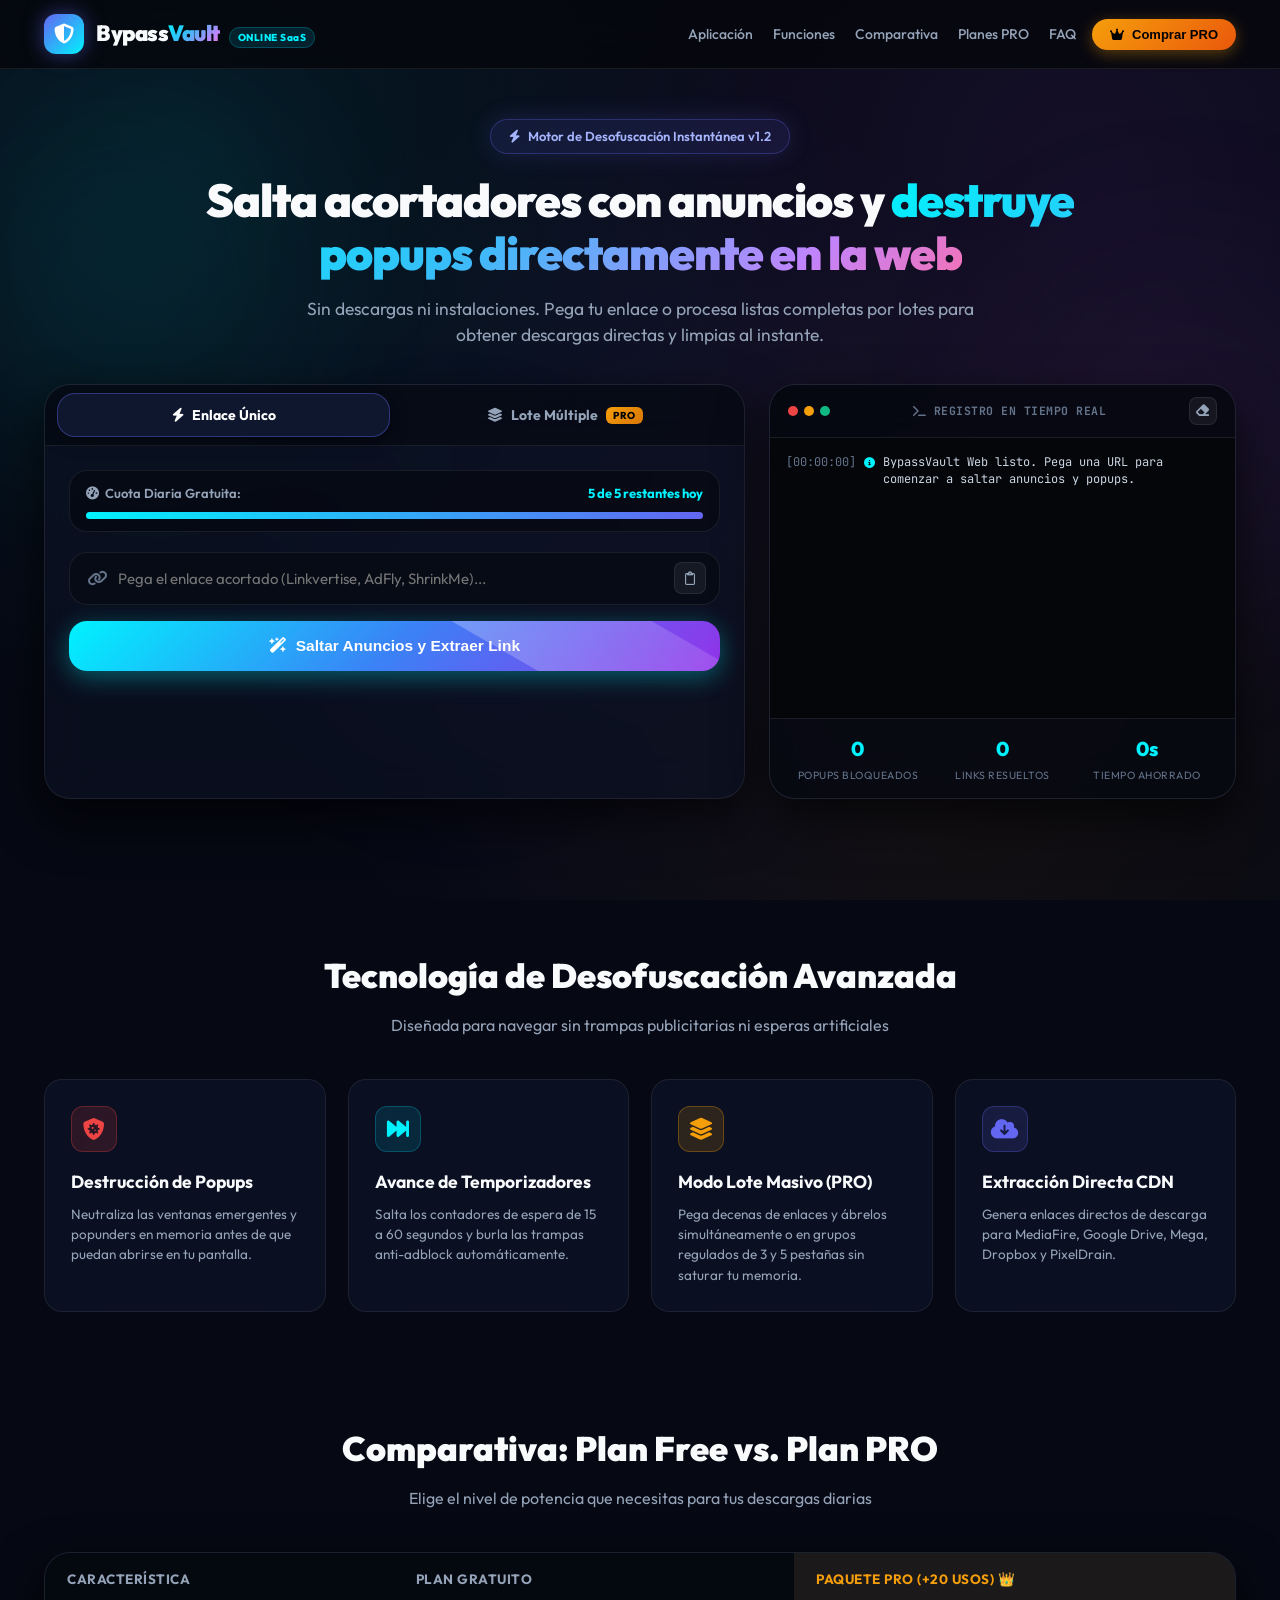
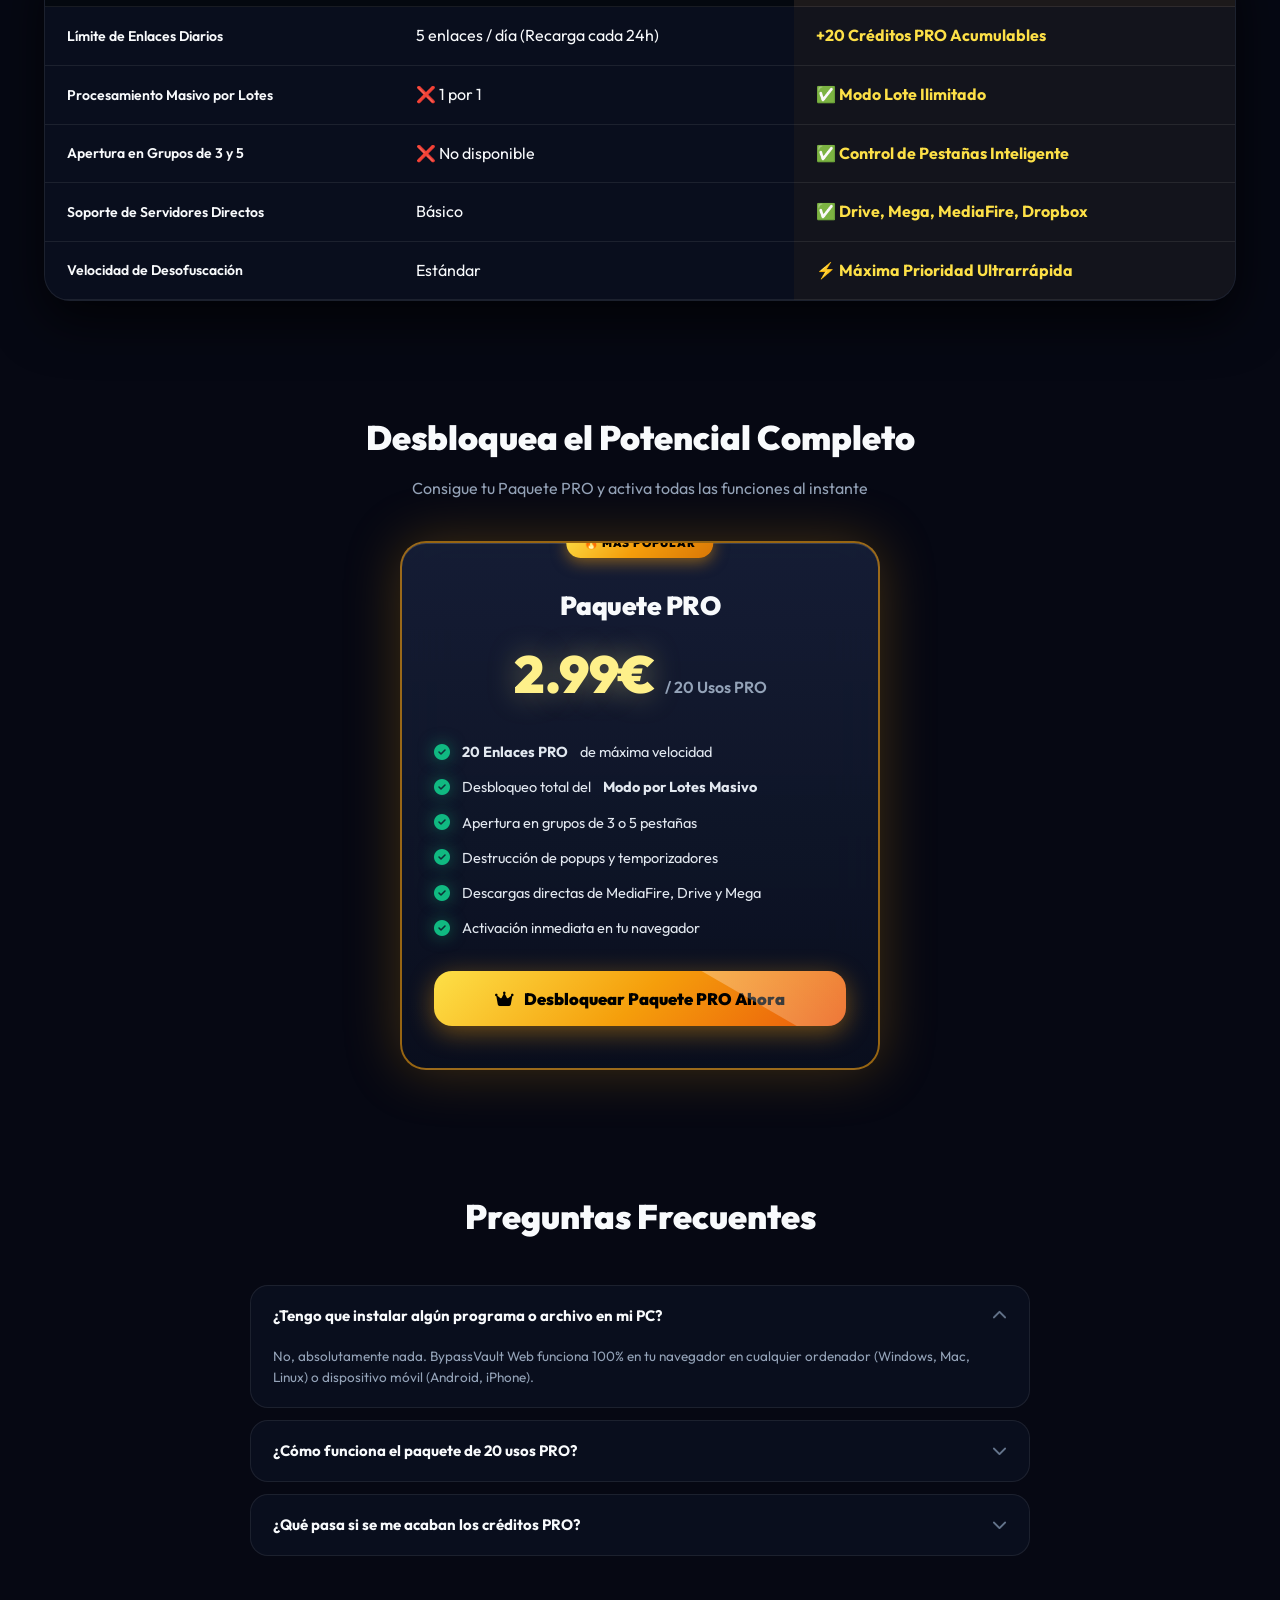
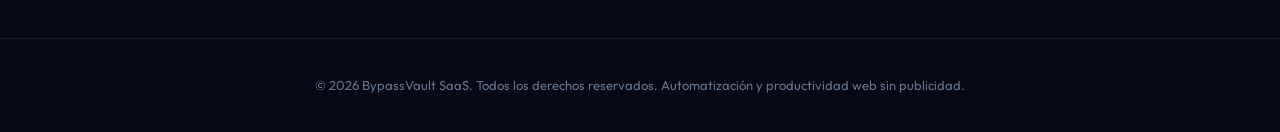
<file: index.html>
<!DOCTYPE html>
<html lang="es">
<head>
    <meta charset="UTF-8">
    <meta name="viewport" content="width=device-width, initial-scale=1.0">
    <title>BypassVault — Plataforma Web SaaS de Desofuscación y Salto de Acortadores</title>
    <meta name="description" content="Salta acortadores de enlaces con publicidad invasiva (Linkvertise, AdFly, ShrinkMe), destruye popups y descarga directo de MediaFire, Google Drive y Mega en 1 clic.">
    
    <!-- Google Fonts -->
    <link rel="preconnect" href="https://fonts.googleapis.com">
    <link rel="preconnect" href="https://fonts.gstatic.com" crossorigin>
    <link href="https://fonts.googleapis.com/css2?family=JetBrains+Mono:wght@400;500;700&family=Outfit:wght@400;500;600;700;800;900&display=swap" rel="stylesheet">
    
    <!-- FontAwesome 6 Icons -->
    <link rel="stylesheet" href="https://cdnjs.cloudflare.com/ajax/libs/font-awesome/6.5.1/css/all.min.css">
    
    <!-- Google Verification Meta -->
    <meta name="google-site-verification" content="googlea756ccce665a0d67.html">

    <!-- Stylesheet -->
    <link rel="stylesheet" href="style.css">
</head>
<body>
    <!-- Ambient Cyberpunk Floating Glow Orbs -->
    <div class="ambient-glow orb-1"></div>
    <div class="ambient-glow orb-2"></div>
    <div class="ambient-glow orb-3"></div>

    <!-- Navigation Header -->
    <nav class="navbar">
        <div class="container nav-content">
            <a href="#" class="logo-brand">
                <div class="logo-icon">
                    <i class="fa-solid fa-shield-halved"></i>
                </div>
                <div class="logo-text">
                    <span class="logo-title">Bypass<span class="gradient-text">Vault</span></span>
                    <span class="logo-tag">ONLINE SaaS</span>
                </div>
            </a>
            
            <div class="nav-right">
                <div class="nav-links">
                    <a href="#app" class="nav-link">Aplicación</a>
                    <a href="#features" class="nav-link">Funciones</a>
                    <a href="#comparison" class="nav-link">Comparativa</a>
                    <a href="#pricing" class="nav-link">Planes PRO</a>
                    <a href="#faq" class="nav-link">FAQ</a>
                </div>

                <button class="btn-header-pro" id="btnHeaderPro">
                    <i class="fa-solid fa-crown text-warning"></i>
                    <span>Comprar PRO</span>
                </button>
            </div>
        </div>
    </nav>

    <!-- Main Hero & App Section -->
    <main class="hero" id="app">
        <div class="container">
            <div class="hero-pill">
                <i class="fa-solid fa-bolt text-warning"></i>
                <span>Motor de Desofuscación Instantánea v1.2</span>
            </div>
            
            <h1 class="hero-title">
                Salta acortadores con anuncios y <span class="gradient-text">destruye popups directamente en la web</span>
            </h1>
            
            <p class="hero-subtitle">
                Sin descargas ni instalaciones. Pega tu enlace o procesa listas completas por lotes para obtener descargas directas y limpias al instante.
            </p>

            <!-- Main Interactive SaaS App Grid -->
            <div class="app-grid">
                
                <!-- Left Column: Interactive Bypasser Hub -->
                <div class="glass-card glow-card">
                    <!-- Tab Switcher -->
                    <div class="tab-header">
                        <button class="tab-btn active" id="singleTabBtn" onclick="switchMode('single')">
                            <i class="fa-solid fa-bolt"></i> Enlace Único
                        </button>
                        <button class="tab-btn" id="batchTabBtn" onclick="switchMode('batch')">
                            <i class="fa-solid fa-layer-group"></i> Lote Múltiple <span class="badge-pro-tab" id="badgeProTab">PRO</span>
                        </button>
                    </div>

                    <div class="app-body">
                        <!-- Quota & Credits Meter -->
                        <div class="quota-meter-box" id="quotaBox">
                            <div class="quota-meter-header">
                                <span class="quota-meter-title" id="quotaTitle">
                                    <i class="fa-solid fa-gauge-high"></i> Cuota Diaria Gratuita:
                                </span>
                                <span class="quota-meter-val" id="quotaVal">5 de 5 restantes hoy</span>
                            </div>
                            <div class="quota-track">
                                <div class="quota-fill" id="quotaFill" style="width: 100%;"></div>
                            </div>
                        </div>

                        <!-- Single Mode Section -->
                        <div class="mode-section active" id="singleSection">
                            <div class="input-container">
                                <i class="fa-solid fa-link input-icon"></i>
                                <input 
                                    type="url" 
                                    id="singleUrlInput" 
                                    class="main-input" 
                                    placeholder="Pega el enlace acortado (Linkvertise, AdFly, ShrinkMe)..." 
                                    autocomplete="off"
                                    spellcheck="false"
                                >
                                <button class="btn-paste" id="singlePasteBtn" title="Pegar del portapapeles">
                                    <i class="fa-regular fa-clipboard"></i>
                                </button>
                            </div>

                            <button class="btn-resolve" id="resolveSingleBtn">
                                <i class="fa-solid fa-wand-magic-sparkles"></i>
                                <span>Saltar Anuncios y Extraer Link</span>
                            </button>

                            <!-- Single Mode Result Card -->
                            <div class="result-card" id="singleResultCard">
                                <div class="result-card-header">
                                    <div class="result-title">
                                        <i class="fa-solid fa-circle-check"></i>
                                        <span>¡Enlace Resuelto y Limpio!</span>
                                    </div>
                                    <div class="badge-row">
                                        <span class="host-pill" id="singleHostPill">
                                            <i class="fa-solid fa-globe"></i> Directo
                                        </span>
                                    </div>
                                </div>

                                <div class="clean-url-box">
                                    <input type="text" id="singleCleanUrl" class="clean-url-input" readonly>
                                </div>

                                <div class="result-actions-row">
                                    <button class="btn-action copy" id="singleCopyBtn">
                                        <i class="fa-regular fa-copy"></i> Copiar Enlace
                                    </button>
                                    <a id="singleOpenBtn" href="#" target="_blank" class="btn-action open">
                                        <i class="fa-solid fa-arrow-up-right-from-square"></i> Abrir en Nueva Pestaña
                                    </a>
                                </div>
                            </div>
                        </div>

                        <!-- Batch Mode Section (PRO) -->
                        <div class="mode-section" id="batchSection">
                            <textarea 
                                id="batchUrlInput" 
                                class="batch-textarea" 
                                placeholder="Pega un enlace por línea...&#10;https://enlace-con-anuncios-1.com&#10;https://enlace-con-anuncios-2.com"
                            ></textarea>

                            <button class="btn-resolve" id="resolveBatchBtn">
                                <i class="fa-solid fa-play"></i>
                                <span>Procesar Todos los Enlaces</span>
                            </button>

                            <!-- Batch Results Hub -->
                            <div class="batch-results-hub" id="batchResultsHub">
                                <div class="batch-actions-toolbar">
                                    <button class="btn-batch-tool" id="btnBatchOpenAll" title="Abrir todos los enlaces a la vez">
                                        <i class="fa-solid fa-arrow-up-right-from-square"></i> Abrir Todos
                                    </button>
                                    <button class="btn-batch-tool" id="btnBatchOpen3" title="Abrir en grupos de 3 para no saturar el navegador">
                                        <i class="fa-solid fa-window-restore"></i> De 3 en 3
                                    </button>
                                    <button class="btn-batch-tool" id="btnBatchOpen5" title="Abrir en grupos de 5">
                                        <i class="fa-solid fa-table-cells-large"></i> De 5 en 5
                                    </button>
                                    <button class="btn-batch-tool success" id="btnBatchCopyAll" title="Copiar todos los enlaces limpios">
                                        <i class="fa-regular fa-copy"></i> Copiar Lista
                                    </button>
                                </div>

                                <div class="batch-list-container" id="batchListContainer">
                                    <!-- Inyectado dinámicamente por JS -->
                                </div>
                            </div>
                        </div>
                    </div>
                </div>

                <!-- Right Column: Real-time Deobfuscator Terminal & Stats -->
                <div class="glass-card terminal-card glow-card">
                    <div class="terminal-header">
                        <div class="terminal-dots">
                            <span class="dot red"></span>
                            <span class="dot yellow"></span>
                            <span class="dot green"></span>
                        </div>
                        <div class="terminal-title">
                            <i class="fa-solid fa-terminal"></i> REGISTRO EN TIEMPO REAL
                        </div>
                        <button class="btn-paste" id="btnClearLogs" title="Limpiar registros" style="position: static; width: 28px; height: 28px;">
                            <i class="fa-solid fa-eraser"></i>
                        </button>
                    </div>

                    <div class="terminal-body" id="terminalBody">
                        <div class="log-entry info">
                            <span class="log-time">[00:00:00]</span>
                            <span class="log-icon"><i class="fa-solid fa-circle-info"></i></span>
                            <span class="log-text">BypassVault Web listo. Pega una URL para comenzar a saltar anuncios y popups.</span>
                        </div>
                    </div>

                    <div class="stats-footer">
                        <div class="stat-box">
                            <span class="stat-number" id="statPopups">0</span>
                            <span class="stat-label">Popups Bloqueados</span>
                        </div>
                        <div class="stat-box">
                            <span class="stat-number" id="statLinks">0</span>
                            <span class="stat-label">Links Resueltos</span>
                        </div>
                        <div class="stat-box">
                            <span class="stat-number" id="statTime">0s</span>
                            <span class="stat-label">Tiempo Ahorrado</span>
                        </div>
                    </div>
                </div>

            </div>
        </div>
    </main>

    <!-- Key Features Section -->
    <section class="features-section" id="features">
        <div class="container">
            <div class="section-header">
                <h2 class="section-title">Tecnología de Desofuscación Avanzada</h2>
                <p class="section-subtitle">Diseñada para navegar sin trampas publicitarias ni esperas artificiales</p>
            </div>

            <div class="features-grid">
                <div class="feature-card glow-card danger">
                    <div class="feature-icon-box">
                        <i class="fa-solid fa-shield-virus"></i>
                    </div>
                    <h3 class="feature-title">Destrucción de Popups</h3>
                    <p class="feature-desc">Neutraliza las ventanas emergentes y popunders en memoria antes de que puedan abrirse en tu pantalla.</p>
                </div>

                <div class="feature-card glow-card cyan">
                    <div class="feature-icon-box">
                        <i class="fa-solid fa-forward-fast"></i>
                    </div>
                    <h3 class="feature-title">Avance de Temporizadores</h3>
                    <p class="feature-desc">Salta los contadores de espera de 15 a 60 segundos y burla las trampas anti-adblock automáticamente.</p>
                </div>

                <div class="feature-card glow-card gold">
                    <div class="feature-icon-box">
                        <i class="fa-solid fa-layer-group"></i>
                    </div>
                    <h3 class="feature-title">Modo Lote Masivo (PRO)</h3>
                    <p class="feature-desc">Pega decenas de enlaces y ábrelos simultáneamente o en grupos regulados de 3 y 5 pestañas sin saturar tu memoria.</p>
                </div>

                <div class="feature-card glow-card">
                    <div class="feature-icon-box">
                        <i class="fa-solid fa-cloud-arrow-down"></i>
                    </div>
                    <h3 class="feature-title">Extracción Directa CDN</h3>
                    <p class="feature-desc">Genera enlaces directos de descarga para MediaFire, Google Drive, Mega, Dropbox y PixelDrain.</p>
                </div>
            </div>
        </div>
    </section>

    <!-- Comparison Table -->
    <section class="comparison-section" id="comparison">
        <div class="container">
            <div class="section-header">
                <h2 class="section-title">Comparativa: Plan Free vs. Plan PRO</h2>
                <p class="section-subtitle">Elige el nivel de potencia que necesitas para tus descargas diarias</p>
            </div>

            <div class="comparison-wrapper">
                <table class="comparison-table">
                    <thead>
                        <tr>
                            <th>Característica</th>
                            <th>Plan Gratuito</th>
                            <th class="highlight">Paquete PRO (+20 Usos) 👑</th>
                        </tr>
                    </thead>
                    <tbody>
                        <tr>
                            <td class="feature-name">Límite de Enlaces Diarios</td>
                            <td>5 enlaces / día (Recarga cada 24h)</td>
                            <td class="highlight"><strong>+20 Créditos PRO Acumulables</strong></td>
                        </tr>
                        <tr>
                            <td class="feature-name">Procesamiento Masivo por Lotes</td>
                            <td>❌ 1 por 1</td>
                            <td class="highlight"><strong>✅ Modo Lote Ilimitado</strong></td>
                        </tr>
                        <tr>
                            <td class="feature-name">Apertura en Grupos de 3 y 5</td>
                            <td>❌ No disponible</td>
                            <td class="highlight"><strong>✅ Control de Pestañas Inteligente</strong></td>
                        </tr>
                        <tr>
                            <td class="feature-name">Soporte de Servidores Directos</td>
                            <td>Básico</td>
                            <td class="highlight"><strong>✅ Drive, Mega, MediaFire, Dropbox</strong></td>
                        </tr>
                        <tr>
                            <td class="feature-name">Velocidad de Desofuscación</td>
                            <td>Estándar</td>
                            <td class="highlight"><strong>⚡ Máxima Prioridad Ultrarrápida</strong></td>
                        </tr>
                    </tbody>
                </table>
            </div>
        </div>
    </section>

    <!-- Pricing / Purchase Section -->
    <section class="pricing-section" id="pricing">
        <div class="container">
            <div class="section-header">
                <h2 class="section-title">Desbloquea el Potencial Completo</h2>
                <p class="section-subtitle">Consigue tu Paquete PRO y activa todas las funciones al instante</p>
            </div>

            <div class="pricing-card glow-card">
                <div class="pricing-badge">🔥 Más Popular</div>
                <h3 class="pricing-name">Paquete PRO</h3>
                <div class="pricing-price">2.99€ <span>/ 20 Usos PRO</span></div>
                
                <ul class="pricing-list">
                    <li><i class="fa-solid fa-circle-check"></i> <strong>20 Enlaces PRO</strong> de máxima velocidad</li>
                    <li><i class="fa-solid fa-circle-check"></i> Desbloqueo total del <strong>Modo por Lotes Masivo</strong></li>
                    <li><i class="fa-solid fa-circle-check"></i> Apertura en grupos de 3 o 5 pestañas</li>
                    <li><i class="fa-solid fa-circle-check"></i> Destrucción de popups y temporizadores</li>
                    <li><i class="fa-solid fa-circle-check"></i> Descargas directas de MediaFire, Drive y Mega</li>
                    <li><i class="fa-solid fa-circle-check"></i> Activación inmediata en tu navegador</li>
                </ul>

                <button class="btn-buy-modal" onclick="openPaymentModal()">
                    <i class="fa-solid fa-crown"></i> Desbloquear Paquete PRO Ahora
                </button>
            </div>
        </div>
    </section>

    <!-- FAQ Section -->
    <section class="faq-section" id="faq">
        <div class="section-header" style="text-align: center;">
            <h2 class="section-title">Preguntas Frecuentes</h2>
        </div>

        <div class="faq-item active">
            <div class="faq-question">
                <span>¿Tengo que instalar algún programa o archivo en mi PC?</span>
                <i class="fa-solid fa-chevron-down faq-icon"></i>
            </div>
            <div class="faq-answer">
                No, absolutamente nada. BypassVault Web funciona 100% en tu navegador en cualquier ordenador (Windows, Mac, Linux) o dispositivo móvil (Android, iPhone).
            </div>
        </div>

        <div class="faq-item">
            <div class="faq-question">
                <span>¿Cómo funciona el paquete de 20 usos PRO?</span>
                <i class="fa-solid fa-chevron-down faq-icon"></i>
            </div>
            <div class="faq-answer">
                Al comprar un paquete o canjear un código, se añaden 20 créditos a tu cuenta de navegador. Cada vez que procesas un enlace individual o por lotes se descuenta 1 crédito. No caducan y puedes recargar siempre que lo necesites.
            </div>
        </div>

        <div class="faq-item">
            <div class="faq-question">
                <span>¿Qué pasa si se me acaban los créditos PRO?</span>
                <i class="fa-solid fa-chevron-down faq-icon"></i>
            </div>
            <div class="faq-answer">
                Sigues teniendo tus 5 enlaces gratuitos diarios de cortesía que se renuevan cada 24 horas automáticamente, o puedes adquirir otro paquete PRO para seguir usando el modo por lotes.
            </div>
        </div>
    </section>

    <!-- Footer -->
    <footer class="footer">
        <div class="container">
            <p>© 2026 BypassVault SaaS. Todos los derechos reservados. Automatización y productividad web sin publicidad.</p>
        </div>
    </footer>

    <!-- Direct On-Page Payment & Voucher Modal -->
    <div class="modal-backdrop" id="paymentModal">
        <div class="modal-content glow-card">
            <button class="modal-close-btn" id="closeModalBtn">&times;</button>
            
            <div style="font-size: 38px; color: var(--warning); margin-bottom: 10px;">
                <i class="fa-solid fa-crown"></i>
            </div>
            <h2 style="font-size: 23px; font-weight: 800; margin-bottom: 8px;">Desbloquear BypassVault PRO</h2>
            <p style="font-size: 14px; color: var(--text-muted); margin-bottom: 20px; line-height: 1.5;">
                Añade **+20 Créditos PRO** y desbloquea el **Modo por Lotes Masivo** instantáneamente en tu navegador.
            </p>

            <div class="price-callout">
                <div>
                    <span class="price-tag">2.99€</span>
                    <span style="font-size: 14px; color: var(--text-dim); font-weight: 700;">EUR</span>
                </div>
                <div class="price-desc">
                    <strong>+20 Créditos PRO</strong><br>
                    <span>Pago único • Activación Inmediata</span>
                </div>
            </div>

            <!-- Official PayPal Hosted Checkout Link (Accepts Cards & PayPal) -->
            <a href="https://www.paypal.com/ncp/payment/Z2NDNVYKJBBKY" target="_blank" rel="noopener noreferrer" class="btn-paypal-checkout" id="payWithPaypalBtn" style="margin: 18px 0 10px;">
                <i class="fa-brands fa-paypal" style="font-size: 24px; color: #003087;"></i>
                <span>Pagar <strong>2.99€ (Euros)</strong> con PayPal o Tarjeta</span>
            </a>

            <div class="payment-badges-row">
                <span><i class="fa-brands fa-cc-visa"></i> Visa</span>
                <span><i class="fa-brands fa-cc-mastercard"></i> Mastercard</span>
                <span><i class="fa-brands fa-cc-amex"></i> Amex</span>
                <span><i class="fa-solid fa-credit-card"></i> Tarjeta Débito/Crédito</span>
            </div>

            <!-- Receipt Verification -->
            <div style="margin-top: 18px; padding-top: 15px; border-top: 1px dashed var(--border-color); text-align: center;">
                <p style="font-size: 12px; color: var(--text-muted); margin-bottom: 8px;">
                    ¿Ya pagaste en PayPal? Ingresa el ID de transacción de tu recibo para activar:
                </p>
                <div style="display: flex; gap: 8px; justify-content: center; align-items: center; max-width: 340px; margin: 0 auto;">
                    <input type="text" id="txVerifyInput" placeholder="ID de Transacción" style="flex: 1; background: rgba(0,0,0,0.4); border: 1px solid var(--border-color); border-radius: var(--radius-sm); padding: 9px 12px; color: #fff; font-size: 12.5px; font-family: var(--font-mono); text-transform: uppercase;">
                    <button type="button" id="btnVerifyTx" onclick="verifyReceiptTx()" style="background: var(--success); color: #000; font-weight: 800; border: none; border-radius: var(--radius-sm); padding: 9px 18px; cursor: pointer; font-size: 12.5px; display: inline-flex; align-items: center; gap: 6px; white-space: nowrap;">
                        <i class="fa-solid fa-shield-check"></i> <span>Activar</span>
                    </button>
                </div>
            </div>

            <div style="margin-top: 14px; display: flex; justify-content: center; align-items: center; font-size: 12px; color: var(--text-dim); gap: 6px;">
                <i class="fa-solid fa-shield-halved text-success"></i>
                <span>Transacción cifrada y protegida por PayPal y Redes Bancarias</span>
            </div>
        </div>
    </div>

    <!-- Toast Notification -->
    <div class="toast" id="toast">
        <i class="fa-solid fa-circle-check" id="toastIcon"></i>
        <span id="toastMsg">Mensaje de notificación</span>
    </div>

    <!-- Core App Logic -->
    <script src="app.js"></script>
</body>
</html>
</file>
<file: style.css>
/* =========================================================
   BypassVault Web SaaS Platform - Master Stylesheet
   Theme: Cyberpunk Dark Glassmorphism / Next-Gen SaaS UI
   ========================================================= */

:root {
    --bg-dark: #060813;
    --bg-surface: rgba(12, 17, 34, 0.72);
    --bg-surface-elevated: rgba(18, 26, 52, 0.85);
    --bg-card: rgba(16, 23, 46, 0.55);
    --bg-card-hover: rgba(24, 34, 68, 0.75);
    
    --border-color: rgba(255, 255, 255, 0.08);
    --border-glow: rgba(0, 242, 254, 0.4);
    --border-purple: rgba(168, 85, 247, 0.4);
    --border-gold: rgba(245, 158, 11, 0.45);

    --primary: #6366f1;
    --primary-hover: #4f46e5;
    --primary-glow: rgba(99, 102, 241, 0.5);

    --cyan: #00f2fe;
    --cyan-alt: #06b6d4;
    --cyan-glow: rgba(0, 242, 254, 0.5);

    --purple: #a855f7;
    --purple-glow: rgba(168, 85, 247, 0.45);

    --success: #10b981;
    --success-glow: rgba(16, 185, 129, 0.4);

    --warning: #f59e0b;
    --danger: #ef4444;
    --rose: #f43f5e;

    --text-main: #f8fafc;
    --text-muted: #94a3b8;
    --text-dim: #64748b;

    --font-sans: 'Outfit', -apple-system, BlinkMacSystemFont, 'Segoe UI', Roboto, sans-serif;
    --font-mono: 'JetBrains Mono', 'Fira Code', monospace;

    --radius-sm: 10px;
    --radius-md: 18px;
    --radius-lg: 26px;
    --radius-full: 9999px;

    --shadow-sm: 0 4px 14px rgba(0, 0, 0, 0.35);
    --shadow-lg: 0 20px 50px rgba(0, 0, 0, 0.7);
    --shadow-glow: 0 0 35px rgba(0, 242, 254, 0.25);
    --shadow-gold: 0 0 35px rgba(245, 158, 11, 0.3);
}

*, *::before, *::after {
    box-sizing: border-box;
    margin: 0;
    padding: 0;
}

html {
    scroll-behavior: smooth;
}

body {
    background-color: var(--bg-dark);
    color: var(--text-main);
    font-family: var(--font-sans);
    min-height: 100vh;
    line-height: 1.6;
    overflow-x: hidden;
    position: relative;
    background-image: 
        radial-gradient(circle at 15% 15%, rgba(0, 242, 254, 0.08) 0%, transparent 45%),
        radial-gradient(circle at 85% 20%, rgba(168, 85, 247, 0.09) 0%, transparent 50%),
        radial-gradient(circle at 50% 60%, rgba(99, 102, 241, 0.07) 0%, transparent 55%),
        radial-gradient(circle at 75% 85%, rgba(245, 158, 11, 0.06) 0%, transparent 45%);
    background-attachment: fixed;
}

/* Ambient Floating Glow Orbs in Background */
.ambient-glow {
    position: fixed;
    border-radius: 50%;
    filter: blur(100px);
    pointer-events: none;
    z-index: 0;
    opacity: 0.45;
    animation: floatGlow 14s infinite alternate ease-in-out;
}

.ambient-glow.orb-1 {
    width: 450px;
    height: 450px;
    background: radial-gradient(circle, rgba(0, 242, 254, 0.3), transparent 70%);
    top: 5%;
    left: -100px;
}

.ambient-glow.orb-2 {
    width: 500px;
    height: 500px;
    background: radial-gradient(circle, rgba(168, 85, 247, 0.25), transparent 70%);
    top: 20%;
    right: -150px;
    animation-delay: -5s;
}

.ambient-glow.orb-3 {
    width: 400px;
    height: 400px;
    background: radial-gradient(circle, rgba(99, 102, 241, 0.2), transparent 70%);
    bottom: 10%;
    left: 20%;
    animation-delay: -8s;
}

@keyframes floatGlow {
    0% { transform: translate(0, 0) scale(1); }
    50% { transform: translate(30px, -25px) scale(1.08); }
    100% { transform: translate(-20px, 35px) scale(0.95); }
}

.container {
    max-width: 1240px;
    margin: 0 auto;
    padding: 0 24px;
    position: relative;
    z-index: 10;
}

/* Typography Helpers */
.gradient-text {
    background: linear-gradient(135deg, #00f2fe 0%, #38bdf8 40%, #c084fc 80%, #f472b6 100%);
    -webkit-background-clip: text;
    -webkit-text-fill-color: transparent;
    background-clip: text;
}

.gradient-gold {
    background: linear-gradient(135deg, #fef08a 0%, #f59e0b 50%, #ea580c 100%);
    -webkit-background-clip: text;
    -webkit-text-fill-color: transparent;
    background-clip: text;
}

/* =========================================================
   Interactive Cursor Spotlight / Glow Card System
   ========================================================= */
.glow-card {
    position: relative;
    background: rgba(14, 20, 38, 0.65);
    border: 1px solid rgba(255, 255, 255, 0.08);
    border-radius: var(--radius-md);
    backdrop-filter: blur(28px);
    -webkit-backdrop-filter: blur(28px);
    overflow: hidden;
    transition: transform 0.25s ease, border-color 0.25s ease, box-shadow 0.25s ease;
}

/* Cursor Following Inner Radial Glow */
.glow-card::before {
    content: '';
    position: absolute;
    inset: 0;
    background: radial-gradient(
        500px circle at var(--mouse-x, 50%) var(--mouse-y, 50%),
        rgba(0, 242, 254, 0.12),
        transparent 50%
    );
    pointer-events: none;
    opacity: 0;
    transition: opacity 0.4s ease;
    z-index: 1;
}

/* Cursor Following Illuminated Border */
.glow-card::after {
    content: '';
    position: absolute;
    inset: 0;
    border-radius: inherit;
    padding: 1.5px;
    background: radial-gradient(
        380px circle at var(--mouse-x, 50%) var(--mouse-y, 50%),
        rgba(0, 242, 254, 0.65),
        rgba(168, 85, 247, 0.45) 40%,
        transparent 70%
    );
    -webkit-mask: linear-gradient(#fff 0 0) content-box, linear-gradient(#fff 0 0);
    -webkit-mask-composite: xor;
    mask-composite: exclude;
    pointer-events: none;
    opacity: 0;
    transition: opacity 0.4s ease;
    z-index: 2;
}

.glow-card:hover::before,
.glow-card:hover::after {
    opacity: 1;
}

/* Keep direct child elements above the glow */
.glow-card > * {
    position: relative;
    z-index: 3;
}

/* Navigation */
.navbar {
    position: sticky;
    top: 0;
    z-index: 100;
    backdrop-filter: blur(24px);
    background: rgba(5, 7, 12, 0.8);
    border-bottom: 1px solid var(--border-color);
    padding: 14px 0;
}

.nav-content {
    display: flex;
    justify-content: space-between;
    align-items: center;
}

.logo-brand {
    display: flex;
    align-items: center;
    gap: 12px;
    text-decoration: none;
    color: var(--text-main);
}

.logo-icon {
    width: 40px;
    height: 40px;
    border-radius: 12px;
    background: linear-gradient(135deg, var(--primary), var(--cyan));
    display: flex;
    align-items: center;
    justify-content: center;
    color: white;
    font-size: 20px;
    box-shadow: 0 0 20px var(--primary-glow);
}

.logo-title {
    font-size: 22px;
    font-weight: 900;
    letter-spacing: -0.5px;
}

.logo-tag {
    font-size: 10px;
    font-weight: 800;
    background: rgba(6, 182, 212, 0.15);
    color: var(--cyan);
    padding: 3px 8px;
    border-radius: 12px;
    border: 1px solid rgba(6, 182, 212, 0.3);
    margin-left: 6px;
    letter-spacing: 0.5px;
    vertical-align: middle;
}

.nav-right {
    display: flex;
    align-items: center;
    gap: 16px;
}

.nav-links {
    display: flex;
    align-items: center;
    gap: 20px;
}

.nav-link {
    color: var(--text-muted);
    text-decoration: none;
    font-size: 14px;
    font-weight: 500;
    transition: color 0.2s ease;
}

.nav-link:hover {
    color: var(--text-main);
}

.btn-header-pro {
    background: linear-gradient(135deg, var(--warning), #ea580c);
    color: #000;
    font-size: 13px;
    font-weight: 800;
    padding: 8px 18px;
    border-radius: var(--radius-full);
    border: none;
    cursor: pointer;
    display: inline-flex;
    align-items: center;
    gap: 7px;
    box-shadow: 0 4px 16px rgba(245, 158, 11, 0.35);
    transition: all 0.25s ease;
}

.btn-header-pro:hover {
    transform: translateY(-2px);
    box-shadow: 0 6px 22px rgba(245, 158, 11, 0.55);
}

.btn-header-pro.pro-active {
    background: linear-gradient(135deg, #10b981, #059669);
    color: #fff;
    box-shadow: 0 4px 16px rgba(16, 185, 129, 0.4);
}

/* Hero Section */
.hero {
    padding: 50px 0 30px;
    text-align: center;
}

.hero-pill {
    display: inline-flex;
    align-items: center;
    gap: 8px;
    padding: 6px 18px;
    border-radius: var(--radius-full);
    background: rgba(99, 102, 241, 0.12);
    border: 1px solid rgba(99, 102, 241, 0.3);
    color: #a5b4fc;
    font-size: 13px;
    font-weight: 600;
    margin-bottom: 20px;
    box-shadow: 0 0 24px rgba(99, 102, 241, 0.2);
}

.hero-title {
    font-size: 46px;
    font-weight: 900;
    line-height: 1.15;
    letter-spacing: -1px;
    max-width: 880px;
    margin: 0 auto 16px;
}

.hero-subtitle {
    font-size: 17.5px;
    color: var(--text-muted);
    max-width: 720px;
    margin: 0 auto 36px;
    line-height: 1.5;
}

/* Main App Workspace Grid */
.app-grid {
    display: grid;
    grid-template-columns: 1.2fr 0.8fr;
    gap: 24px;
    margin-bottom: 60px;
    text-align: left;
}

/* Glass Card */
.glass-card {
    background: var(--bg-surface);
    backdrop-filter: blur(24px);
    border: 1px solid var(--border-color);
    border-radius: var(--radius-lg);
    box-shadow: var(--shadow-lg);
    overflow: hidden;
    position: relative;
    display: flex;
    flex-direction: column;
}

/* Tabs & Mode Switcher */
.tab-header {
    display: flex;
    background: rgba(0, 0, 0, 0.35);
    border-bottom: 1px solid var(--border-color);
    padding: 8px 12px;
    gap: 8px;
}

.tab-btn {
    flex: 1;
    background: transparent;
    border: 1px solid transparent;
    color: var(--text-muted);
    padding: 12px 18px;
    font-size: 14px;
    font-weight: 700;
    border-radius: var(--radius-md);
    cursor: pointer;
    display: flex;
    align-items: center;
    justify-content: center;
    gap: 8px;
    transition: all 0.25s ease;
    font-family: var(--font-sans);
}

.tab-btn:hover {
    color: var(--text-main);
    background: rgba(255, 255, 255, 0.04);
}

.tab-btn.active {
    background: var(--bg-surface-elevated);
    border-color: rgba(99, 102, 241, 0.4);
    color: #fff;
    box-shadow: 0 4px 18px rgba(0, 0, 0, 0.4);
}

.badge-pro-tab {
    background: linear-gradient(135deg, var(--warning), #d97706);
    color: #000;
    font-size: 10px;
    font-weight: 800;
    padding: 2px 7px;
    border-radius: 6px;
    letter-spacing: 0.5px;
}

.badge-pro-tab.unlocked {
    background: linear-gradient(135deg, #10b981, #059669);
    color: #fff;
    box-shadow: 0 0 10px rgba(16, 185, 129, 0.4);
}

/* App Body */
.app-body {
    padding: 24px;
    display: flex;
    flex-direction: column;
    gap: 20px;
}

/* Quota / Credit Bar */
.quota-meter-box {
    background: rgba(0, 0, 0, 0.35);
    border: 1px solid var(--border-color);
    border-radius: var(--radius-md);
    padding: 12px 16px;
    display: flex;
    flex-direction: column;
    gap: 8px;
    transition: all 0.3s ease;
}

.quota-meter-box.pro-active {
    background: rgba(99, 102, 241, 0.08);
    border-color: rgba(99, 102, 241, 0.4);
    box-shadow: 0 0 20px rgba(99, 102, 241, 0.15);
}

.quota-meter-header {
    display: flex;
    justify-content: space-between;
    align-items: center;
    font-size: 13px;
    color: var(--text-muted);
}

.quota-meter-title {
    font-weight: 600;
    display: flex;
    align-items: center;
    gap: 6px;
}

.quota-meter-val {
    font-weight: 700;
    color: var(--cyan);
}

.quota-meter-box.pro-active .quota-meter-val {
    color: #c084fc;
    font-size: 14px;
}

.quota-track {
    width: 100%;
    height: 7px;
    background: rgba(255, 255, 255, 0.08);
    border-radius: var(--radius-full);
    overflow: hidden;
}

.quota-fill {
    height: 100%;
    background: linear-gradient(90deg, var(--cyan), var(--primary));
    transition: width 0.35s ease;
}

.quota-meter-box.pro-active .quota-fill {
    background: linear-gradient(90deg, #8b5cf6, #d946ef, #38bdf8);
}

/* Input Sections */
.mode-section {
    display: none;
    flex-direction: column;
    gap: 16px;
}

.mode-section.active {
    display: flex;
}

.input-container {
    position: relative;
    display: flex;
    align-items: center;
}

.main-input {
    width: 100%;
    background: rgba(8, 12, 22, 0.9);
    border: 1px solid var(--border-color);
    border-radius: var(--radius-md);
    padding: 16px 50px 16px 48px;
    font-size: 15px;
    color: var(--text-main);
    font-family: var(--font-sans);
    outline: none;
    transition: all 0.25s ease;
}

.main-input:focus {
    border-color: var(--primary);
    box-shadow: 0 0 0 3px var(--primary-glow);
}

.input-icon {
    position: absolute;
    left: 18px;
    color: var(--text-dim);
    font-size: 16px;
}

.btn-paste {
    position: absolute;
    right: 14px;
    background: rgba(255, 255, 255, 0.06);
    border: 1px solid var(--border-color);
    color: var(--text-muted);
    width: 32px;
    height: 32px;
    border-radius: 8px;
    display: flex;
    align-items: center;
    justify-content: center;
    cursor: pointer;
    transition: all 0.2s;
}

.btn-paste:hover {
    background: rgba(255, 255, 255, 0.15);
    color: var(--text-main);
}

.batch-textarea {
    width: 100%;
    background: rgba(8, 12, 22, 0.9);
    border: 1px solid var(--border-color);
    border-radius: var(--radius-md);
    padding: 16px 20px;
    font-size: 13.5px;
    color: var(--text-main);
    font-family: var(--font-mono);
    outline: none;
    resize: vertical;
    min-height: 130px;
    line-height: 1.5;
    transition: all 0.25s ease;
}

.batch-textarea:focus {
    border-color: var(--primary);
    box-shadow: 0 0 0 3px var(--primary-glow);
}

.btn-resolve {
    background: linear-gradient(135deg, #00f2fe 0%, #3b82f6 50%, #9333ea 100%);
    color: #fff;
    border: none;
    padding: 16px 28px;
    border-radius: var(--radius-md);
    font-size: 15.5px;
    font-weight: 800;
    cursor: pointer;
    display: flex;
    align-items: center;
    justify-content: center;
    gap: 10px;
    box-shadow: 0 6px 25px rgba(0, 242, 254, 0.35);
    transition: all 0.25s ease;
    width: 100%;
    position: relative;
    overflow: hidden;
}

.btn-resolve::after {
    content: '';
    position: absolute;
    top: -50%;
    left: -50%;
    width: 200%;
    height: 200%;
    background: linear-gradient(60deg, transparent, rgba(255, 255, 255, 0.25), transparent);
    transform: rotate(30deg) translateY(-100%);
    transition: transform 0.65s ease;
    pointer-events: none;
}

.btn-resolve:hover {
    transform: translateY(-2px);
    box-shadow: 0 8px 32px rgba(0, 242, 254, 0.55);
}

.btn-resolve:hover::after {
    transform: rotate(30deg) translateY(100%);
}

.btn-resolve:disabled {
    opacity: 0.5;
    cursor: not-allowed;
    transform: none;
    box-shadow: none;
}

/* Results Display - Single Mode */
.result-card {
    background: rgba(8, 12, 22, 0.95);
    border: 1px solid rgba(16, 185, 129, 0.35);
    border-radius: var(--radius-md);
    padding: 20px;
    display: none;
    flex-direction: column;
    gap: 16px;
    box-shadow: 0 0 30px rgba(16, 185, 129, 0.15);
    animation: fadeIn 0.3s ease;
}

.result-card-header {
    display: flex;
    justify-content: space-between;
    align-items: center;
    flex-wrap: wrap;
    gap: 10px;
}

.result-title {
    font-size: 15px;
    font-weight: 700;
    color: var(--success);
    display: flex;
    align-items: center;
    gap: 8px;
}

.badge-row {
    display: flex;
    gap: 8px;
}

.host-pill {
    padding: 4px 12px;
    background: rgba(6, 182, 212, 0.15);
    border: 1px solid var(--cyan);
    color: var(--cyan);
    font-size: 11.5px;
    font-weight: 700;
    border-radius: var(--radius-full);
    text-transform: uppercase;
    letter-spacing: 0.5px;
    display: inline-flex;
    align-items: center;
    gap: 5px;
}

.host-pill.gdrive {
    background: rgba(16, 185, 129, 0.15);
    border-color: #10b981;
    color: #34d399;
}

.host-pill.mega {
    background: rgba(225, 29, 72, 0.15);
    border-color: #e11d48;
    color: #fb7185;
}

.host-pill.mediafire {
    background: rgba(14, 165, 233, 0.15);
    border-color: #0284c7;
    color: #38bdf8;
}

.clean-url-box {
    display: flex;
    gap: 10px;
}

.clean-url-input {
    flex: 1;
    background: rgba(0, 0, 0, 0.4);
    border: 1px solid var(--border-color);
    padding: 12px 14px;
    border-radius: var(--radius-sm);
    font-family: var(--font-mono);
    font-size: 13px;
    color: #38bdf8;
    outline: none;
}

.result-actions-row {
    display: grid;
    grid-template-columns: 1fr 1fr;
    gap: 12px;
}

.btn-action {
    padding: 12px 18px;
    border-radius: var(--radius-sm);
    font-size: 13.5px;
    font-weight: 700;
    cursor: pointer;
    border: none;
    display: inline-flex;
    align-items: center;
    justify-content: center;
    gap: 8px;
    text-decoration: none;
    transition: all 0.2s ease;
}

.btn-action.copy {
    background: rgba(255, 255, 255, 0.08);
    color: var(--text-main);
    border: 1px solid var(--border-color);
}

.btn-action.copy:hover {
    background: rgba(255, 255, 255, 0.15);
}

.btn-action.open {
    background: var(--success);
    color: #000;
}

.btn-action.open:hover {
    background: #34d399;
    box-shadow: 0 4px 16px rgba(16, 185, 129, 0.4);
}

/* Results Display - Batch Mode */
.batch-results-hub {
    display: none;
    flex-direction: column;
    gap: 16px;
    margin-top: 10px;
}

.batch-actions-toolbar {
    display: flex;
    gap: 8px;
    flex-wrap: wrap;
    background: rgba(0, 0, 0, 0.35);
    padding: 10px;
    border-radius: var(--radius-md);
    border: 1px solid var(--border-color);
}

.btn-batch-tool {
    background: rgba(255, 255, 255, 0.06);
    border: 1px solid var(--border-color);
    color: var(--text-main);
    padding: 8px 14px;
    border-radius: var(--radius-sm);
    font-size: 12.5px;
    font-weight: 700;
    cursor: pointer;
    display: inline-flex;
    align-items: center;
    gap: 6px;
    transition: all 0.2s ease;
}

.btn-batch-tool:hover {
    background: rgba(255, 255, 255, 0.12);
    border-color: var(--cyan);
}

.btn-batch-tool.success {
    background: rgba(16, 185, 129, 0.2);
    border-color: rgba(16, 185, 129, 0.4);
    color: #34d399;
}

.btn-batch-tool.success:hover {
    background: var(--success);
    color: #000;
}

.batch-list-container {
    max-height: 280px;
    overflow-y: auto;
    display: flex;
    flex-direction: column;
    gap: 8px;
    padding-right: 4px;
}

.batch-item-card {
    background: rgba(10, 15, 26, 0.9);
    border: 1px solid var(--border-color);
    border-radius: var(--radius-sm);
    padding: 10px 14px;
    display: flex;
    align-items: center;
    justify-content: space-between;
    gap: 12px;
}

.batch-item-left {
    display: flex;
    align-items: center;
    gap: 10px;
    flex: 1;
    min-width: 0;
}

.batch-item-url {
    font-family: var(--font-mono);
    font-size: 12px;
    color: #38bdf8;
    overflow: hidden;
    text-overflow: ellipsis;
    white-space: nowrap;
}

/* Terminal & Stats Column (Right side) */
.terminal-card {
    display: flex;
    flex-direction: column;
    height: 100%;
}

.terminal-header {
    background: rgba(0, 0, 0, 0.5);
    border-bottom: 1px solid var(--border-color);
    padding: 12px 18px;
    display: flex;
    justify-content: space-between;
    align-items: center;
}

.terminal-dots {
    display: flex;
    gap: 6px;
}

.dot {
    width: 10px;
    height: 10px;
    border-radius: 50%;
}

.dot.red { background: #ef4444; }
.dot.yellow { background: #f59e0b; }
.dot.green { background: #10b981; }

.terminal-title {
    font-family: var(--font-mono);
    font-size: 11.5px;
    font-weight: 700;
    color: var(--text-dim);
    letter-spacing: 0.5px;
}

.terminal-body {
    flex: 1;
    min-height: 280px;
    max-height: 380px;
    background: #04060a;
    padding: 16px;
    overflow-y: auto;
    font-family: var(--font-mono);
    font-size: 12px;
    display: flex;
    flex-direction: column;
    gap: 8px;
}

.log-entry {
    display: flex;
    align-items: flex-start;
    gap: 8px;
    line-height: 1.45;
}

.log-time {
    color: var(--text-dim);
    white-space: nowrap;
    user-select: none;
}

.log-icon { flex-shrink: 0; font-size: 11px; margin-top: 2px; }
.log-entry.info .log-icon { color: var(--cyan); }
.log-entry.info .log-text { color: #cbd5e1; }
.log-entry.success .log-icon { color: var(--success); }
.log-entry.success .log-text { color: #34d399; font-weight: 600; }
.log-entry.warn .log-icon { color: var(--warning); }
.log-entry.warn .log-text { color: #fbbf24; }
.log-entry.error .log-icon { color: var(--danger); }
.log-entry.error .log-text { color: #f87171; }

.stats-footer {
    display: grid;
    grid-template-columns: 1fr 1fr 1fr;
    background: rgba(0, 0, 0, 0.4);
    border-top: 1px solid var(--border-color);
    padding: 14px 16px;
}

.stat-box {
    display: flex;
    flex-direction: column;
    align-items: center;
    gap: 2px;
}

.stat-number {
    font-size: 20px;
    font-weight: 800;
    color: var(--cyan);
}

.stat-label {
    font-size: 10.5px;
    color: var(--text-dim);
    text-transform: uppercase;
    letter-spacing: 0.5px;
}

/* Features Showcase */
.features-section {
    padding: 60px 0;
    text-align: center;
}

.section-header {
    margin-bottom: 40px;
}

.section-title {
    font-size: 34px;
    font-weight: 900;
    margin-bottom: 10px;
}

.section-subtitle {
    font-size: 16px;
    color: var(--text-muted);
}

.features-grid {
    display: grid;
    grid-template-columns: repeat(auto-fit, minmax(260px, 1fr));
    gap: 22px;
    text-align: left;
}

.feature-card {
    background: var(--bg-card);
    border: 1px solid var(--border-color);
    border-radius: var(--radius-md);
    padding: 26px;
    transition: all 0.3s ease;
}

.feature-card:hover {
    background: var(--bg-card-hover);
    border-color: var(--primary);
    transform: translateY(-4px);
    box-shadow: var(--shadow-sm);
}

.feature-icon-box {
    width: 46px;
    height: 46px;
    border-radius: 12px;
    background: rgba(99, 102, 241, 0.15);
    color: var(--primary);
    display: flex;
    align-items: center;
    justify-content: center;
    font-size: 22px;
    margin-bottom: 16px;
    border: 1px solid rgba(99, 102, 241, 0.3);
}

.feature-card.danger .feature-icon-box {
    background: rgba(239, 68, 68, 0.15);
    color: var(--danger);
    border-color: rgba(239, 68, 68, 0.3);
}

.feature-card.cyan .feature-icon-box {
    background: rgba(6, 182, 212, 0.15);
    color: var(--cyan);
    border-color: rgba(6, 182, 212, 0.3);
}

.feature-card.gold .feature-icon-box {
    background: rgba(245, 158, 11, 0.15);
    color: var(--warning);
    border-color: rgba(245, 158, 11, 0.3);
}

.feature-title {
    font-size: 17.5px;
    font-weight: 700;
    margin-bottom: 8px;
}

.feature-desc {
    font-size: 13.5px;
    color: var(--text-muted);
    line-height: 1.5;
}

/* Comparison Table */
.comparison-section {
    padding: 50px 0 70px;
    text-align: center;
}

.comparison-wrapper {
    background: var(--bg-surface);
    border: 1px solid var(--border-color);
    border-radius: var(--radius-lg);
    overflow: hidden;
    box-shadow: var(--shadow-lg);
}

.comparison-table {
    width: 100%;
    border-collapse: collapse;
    text-align: left;
}

.comparison-table th, .comparison-table td {
    padding: 16px 22px;
    border-bottom: 1px solid var(--border-color);
}

.comparison-table th {
    background: rgba(0, 0, 0, 0.45);
    font-size: 13.5px;
    font-weight: 700;
    color: var(--text-muted);
    text-transform: uppercase;
    letter-spacing: 0.5px;
}

.comparison-table th.highlight {
    color: var(--warning);
    background: rgba(245, 158, 11, 0.08);
}

.comparison-table td.feature-name {
    font-weight: 600;
    font-size: 14px;
}

.comparison-table td.highlight {
    background: rgba(245, 158, 11, 0.04);
    font-weight: 700;
    color: #fde047;
}

/* Pricing Section */
.pricing-section {
    padding: 40px 0 80px;
    text-align: center;
}

.pricing-card {
    max-width: 480px;
    margin: 0 auto;
    background: linear-gradient(180deg, rgba(26, 36, 64, 0.75) 0%, rgba(10, 15, 30, 0.95) 100%);
    border: 2px solid rgba(245, 158, 11, 0.6);
    border-radius: var(--radius-lg);
    padding: 42px 32px;
    box-shadow: 0 0 55px rgba(245, 158, 11, 0.25), inset 0 1px 0 rgba(255, 255, 255, 0.15);
    position: relative;
    backdrop-filter: blur(28px);
    -webkit-backdrop-filter: blur(28px);
    transition: transform 0.3s ease, box-shadow 0.3s ease, border-color 0.3s ease;
}

.pricing-card:hover {
    transform: translateY(-4px);
    box-shadow: 0 0 70px rgba(245, 158, 11, 0.4), inset 0 1px 0 rgba(255, 255, 255, 0.25);
    border-color: var(--warning);
}

.pricing-badge {
    position: absolute;
    top: -14px;
    left: 50%;
    transform: translateX(-50%);
    background: linear-gradient(135deg, #fde047 0%, #f59e0b 50%, #d97706 100%);
    color: #000;
    font-weight: 900;
    font-size: 11.5px;
    padding: 5px 18px;
    border-radius: var(--radius-full);
    text-transform: uppercase;
    letter-spacing: 0.8px;
    box-shadow: 0 4px 15px rgba(245, 158, 11, 0.5);
    display: inline-flex;
    align-items: center;
    gap: 6px;
}

.pricing-name { 
    font-size: 26px; 
    font-weight: 900; 
    margin-bottom: 6px; 
    letter-spacing: -0.5px;
}

.pricing-price { 
    font-size: 52px; 
    font-weight: 900; 
    margin-bottom: 20px; 
    color: #fef08a;
    text-shadow: 0 0 30px rgba(254, 240, 138, 0.35);
}

.pricing-price span { 
    font-size: 16px; 
    color: var(--text-muted); 
    font-weight: 600; 
    text-shadow: none;
}

.pricing-list {
    list-style: none;
    text-align: left;
    margin: 24px 0 32px;
    display: flex;
    flex-direction: column;
    gap: 12px;
}

.pricing-list li {
    font-size: 14.5px;
    color: #e2e8f0;
    display: flex;
    align-items: center;
    gap: 12px;
}

.pricing-list li i { 
    color: var(--success); 
    font-size: 16px;
    filter: drop-shadow(0 0 8px rgba(16, 185, 129, 0.5));
}

.btn-buy-modal {
    width: 100%;
    background: linear-gradient(135deg, #fde047 0%, #f59e0b 50%, #ea580c 100%);
    color: #000;
    font-size: 16.5px;
    font-weight: 900;
    padding: 17px 26px;
    border-radius: var(--radius-md);
    border: none;
    cursor: pointer;
    box-shadow: 0 6px 26px rgba(245, 158, 11, 0.45);
    transition: all 0.25s ease;
    display: flex;
    align-items: center;
    justify-content: center;
    gap: 10px;
    font-family: var(--font-sans);
    position: relative;
    overflow: hidden;
}

.btn-buy-modal::after {
    content: '';
    position: absolute;
    top: -50%;
    left: -50%;
    width: 200%;
    height: 200%;
    background: linear-gradient(60deg, transparent, rgba(255, 255, 255, 0.3), transparent);
    transform: rotate(30deg) translateY(-100%);
    transition: transform 0.65s ease;
    pointer-events: none;
}

.btn-buy-modal:hover {
    transform: translateY(-2px);
    box-shadow: 0 8px 34px rgba(245, 158, 11, 0.7);
}

.btn-buy-modal:hover::after {
    transform: rotate(30deg) translateY(100%);
}

/* Direct Payment & Voucher Modal */
.modal-backdrop {
    position: fixed;
    top: 0;
    left: 0;
    width: 100vw;
    height: 100vh;
    background: rgba(0, 0, 0, 0.85);
    backdrop-filter: blur(14px);
    display: none;
    align-items: center;
    justify-content: center;
    z-index: 1000;
    padding: 20px;
}

.modal-content {
    background: var(--bg-surface-elevated);
    border: 1px solid var(--warning);
    border-radius: var(--radius-lg);
    max-width: 520px;
    width: 100%;
    padding: 34px 28px;
    text-align: center;
    position: relative;
    box-shadow: 0 0 60px rgba(245, 158, 11, 0.3);
    animation: modalPop 0.3s cubic-bezier(0.175, 0.885, 0.32, 1.275);
}

@keyframes modalPop {
    from { opacity: 0; transform: scale(0.9); }
    to { opacity: 1; transform: scale(1); }
}

.modal-close-btn {
    position: absolute;
    top: 16px;
    right: 16px;
    background: transparent;
    border: none;
    color: var(--text-dim);
    font-size: 22px;
    cursor: pointer;
}

.modal-close-btn:hover { color: var(--text-main); }

.price-callout {
    background: rgba(245, 158, 11, 0.08);
    border: 1px solid rgba(245, 158, 11, 0.3);
    border-radius: var(--radius-md);
    padding: 14px 20px;
    margin: 14px 0 20px;
    display: flex;
    justify-content: space-between;
    align-items: center;
}

.price-callout .price-tag {
    font-size: 28px;
    font-weight: 900;
    color: var(--warning);
}

.price-callout .price-desc {
    font-size: 13px;
    color: #cbd5e1;
    font-weight: 600;
    text-align: right;
}

.paypal-container {
    width: 100%;
    margin: 16px 0;
    display: flex;
    flex-direction: column;
    gap: 10px;
}

.btn-paypal-checkout {
    width: 100%;
    box-sizing: border-box;
    text-decoration: none;
    background: linear-gradient(135deg, #ffc439 0%, #f4b414 100%);
    color: #001c38;
    border: none;
    border-radius: var(--radius-sm);
    padding: 15px 22px;
    font-size: 15.5px;
    font-weight: 800;
    cursor: pointer;
    display: flex;
    align-items: center;
    justify-content: center;
    gap: 12px;
    box-shadow: 0 4px 20px rgba(244, 180, 20, 0.4);
    transition: all 0.25s ease;
    font-family: var(--font-sans);
}

.btn-paypal-checkout:hover {
    background: linear-gradient(135deg, #ffcf55 0%, #f8be22 100%);
    transform: translateY(-2px);
    box-shadow: 0 6px 26px rgba(244, 180, 20, 0.55);
    color: #001c38;
}

.payment-badges-row {
    display: flex;
    justify-content: center;
    align-items: center;
    gap: 14px;
    font-size: 12px;
    color: var(--text-dim);
    margin: 10px 0 6px;
}

.payment-badges-row span {
    display: inline-flex;
    align-items: center;
    gap: 5px;
}

.btn-confirm-payment {
    background: rgba(16, 185, 129, 0.12);
    border: 1px solid rgba(16, 185, 129, 0.45);
    color: #34d399;
    font-size: 12.5px;
    font-weight: 700;
    padding: 10px 18px;
    border-radius: var(--radius-sm);
    cursor: pointer;
    display: inline-flex;
    align-items: center;
    gap: 8px;
    transition: all 0.2s;
    font-family: var(--font-sans);
}

.btn-confirm-payment:hover {
    background: rgba(16, 185, 129, 0.25);
    border-color: #10b981;
    transform: translateY(-1px);
    color: #6ee7b7;
}

.payment-options-grid {
    display: flex;
    flex-direction: column;
    gap: 12px;
    margin: 20px 0;
}

.voucher-divider {
    display: flex;
    align-items: center;
    gap: 12px;
    margin: 20px 0 16px;
    color: var(--text-dim);
    font-size: 12px;
    text-transform: uppercase;
    letter-spacing: 0.5px;
}

.voucher-divider::before, .voucher-divider::after {
    content: '';
    flex: 1;
    height: 1px;
    background: var(--border-color);
}

.voucher-input-group {
    display: flex;
    gap: 8px;
}

.voucher-input {
    flex: 1;
    background: rgba(0, 0, 0, 0.4);
    border: 1px solid var(--border-color);
    border-radius: var(--radius-sm);
    padding: 10px 14px;
    color: var(--text-main);
    font-family: var(--font-mono);
    font-size: 13px;
    outline: none;
    text-transform: uppercase;
}

.voucher-input:focus {
    border-color: var(--warning);
}

.btn-redeem {
    background: rgba(245, 158, 11, 0.2);
    border: 1px solid var(--warning);
    color: #fde047;
    font-weight: 700;
    padding: 10px 18px;
    border-radius: var(--radius-sm);
    cursor: pointer;
    font-family: var(--font-sans);
    transition: all 0.2s;
}

.btn-redeem:hover {
    background: var(--warning);
    color: #000;
}

/* Toast Notifications */
.toast {
    position: fixed;
    bottom: 24px;
    right: 24px;
    background: var(--bg-surface-elevated);
    border: 1px solid var(--success);
    border-radius: var(--radius-md);
    padding: 14px 20px;
    display: none;
    align-items: center;
    gap: 10px;
    box-shadow: var(--shadow-lg);
    z-index: 2000;
    animation: toastSlide 0.3s ease;
    font-size: 13.5px;
    font-weight: 600;
}

@keyframes toastSlide {
    from { transform: translateY(20px); opacity: 0; }
    to { transform: translateY(0); opacity: 1; }
}

.toast.error {
    border-color: var(--danger);
}

/* FAQ */
.faq-section {
    padding: 40px 0 70px;
    max-width: 780px;
    margin: 0 auto;
    text-align: left;
}

.faq-item {
    background: var(--bg-surface);
    border: 1px solid var(--border-color);
    border-radius: var(--radius-md);
    margin-bottom: 12px;
    overflow: hidden;
}

.faq-question {
    padding: 18px 22px;
    cursor: pointer;
    display: flex;
    justify-content: space-between;
    align-items: center;
    font-weight: 700;
    font-size: 15px;
    user-select: none;
}

.faq-answer {
    padding: 0 22px 18px;
    font-size: 13.5px;
    color: var(--text-muted);
    line-height: 1.6;
    display: none;
}

.faq-item.active .faq-answer { display: block; }
.faq-item.active .faq-icon { transform: rotate(180deg); }
.faq-icon { transition: transform 0.2s ease; color: var(--text-dim); }

/* Footer */
.footer {
    border-top: 1px solid var(--border-color);
    padding: 36px 0;
    text-align: center;
    font-size: 13px;
    color: var(--text-dim);
}

/* Responsive */
@media (max-width: 868px) {
    .app-grid { grid-template-columns: 1fr; }
    .hero-title { font-size: 34px; }
    .nav-links { display: none; }
}
</file>
